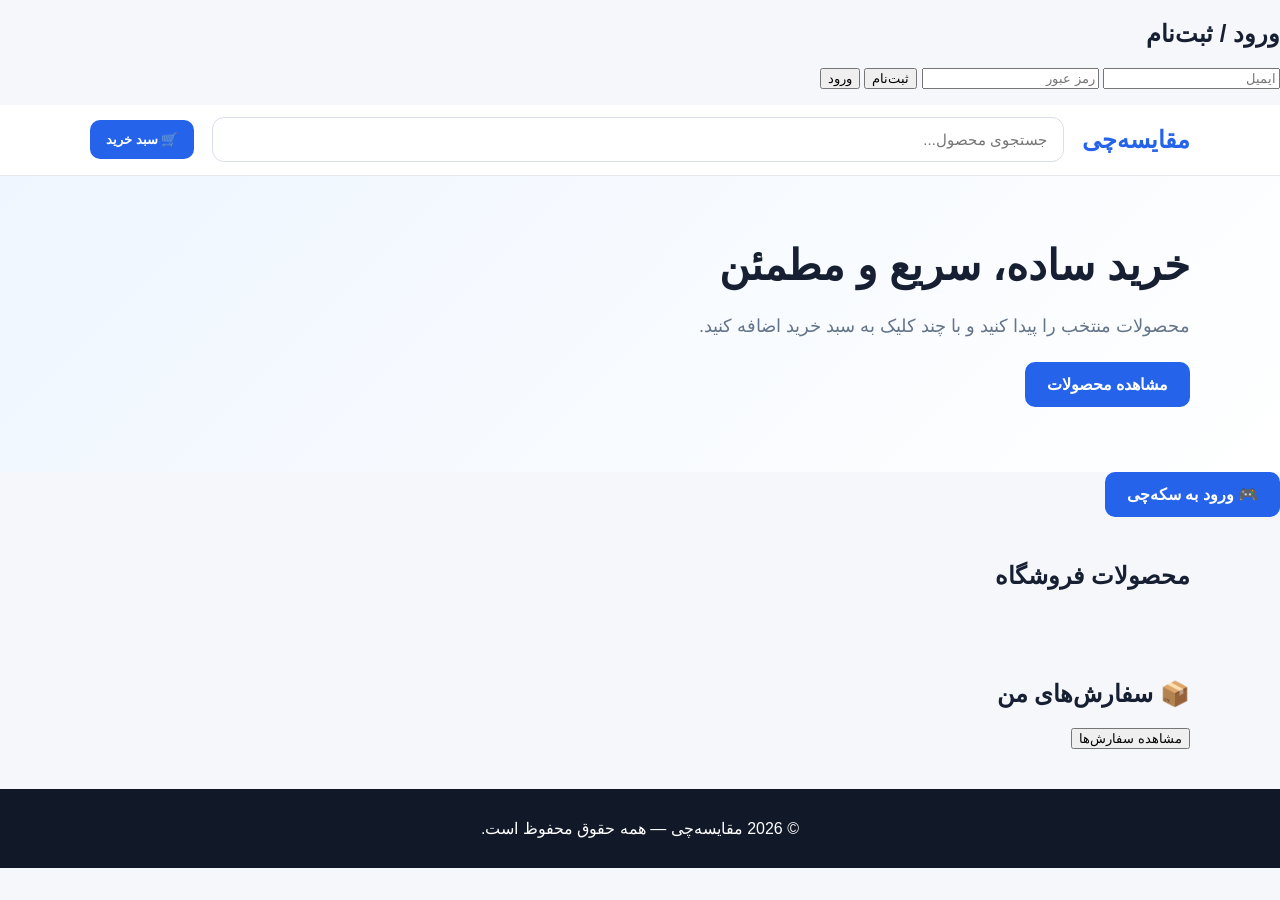
<file: index.html>
<!DOCTYPE html>
<html lang="fa" dir="rtl">

<head>
  <meta charset="UTF-8">
  <meta name="viewport" content="width=device-width, initial-scale=1.0">

  <title>مقایسه‌چی | فروشگاه آنلاین</title>

  <link rel="stylesheet" href="style.css">
</head>

<body>

<!-- ورود و ثبت‌نام -->
<section id="authBox" class="auth-box">
  <div class="auth-card">

    <h2>ورود / ثبت‌نام</h2>

    <input
      id="authEmail"
      type="email"
      placeholder="ایمیل"
    >

    <input
      id="authPassword"
      type="password"
      placeholder="رمز عبور"
    >

    <button id="signupButton">
      ثبت‌نام
    </button>

    <button id="loginButton">
      ورود
    </button>

    <p id="authMessage"></p>

  </div>
</section>


<!-- سربرگ -->
<header class="header">

  <div class="container nav">

    <a href="#" class="logo">
      مقایسه‌چی
    </a>

    <div class="search">

      <input
        id="searchInput"
        type="search"
        placeholder="جستجوی محصول..."
      >

    </div>

    <button
      id="cartButton"
      class="cart-button"
    >
      🛒 سبد خرید
    </button>

  </div>

</header>


<!-- معرفی -->
<section class="hero">

  <div class="container">

    <h1>
      خرید ساده، سریع و مطمئن
    </h1>

    <p>
      محصولات منتخب را پیدا کنید و با چند کلیک به سبد خرید اضافه کنید.
    </p>

    <a
      href="#products"
      class="hero-button"
    >
      مشاهده محصولات
    </a>

  </div>

</section>

<a href="game.html" class="hero-button">
  🎮 ورود به سکه‌چی
</a>
<!-- محصولات -->
<section
  id="products"
  class="products-section"
>

  <div class="container">

    <div class="products-title">

      <h2>
        محصولات فروشگاه
      </h2>

    </div>

    <div
      id="productGrid"
      class="products-grid"
    ></div>

  </div>

</section>
<section id="myOrdersSection" class="orders-section">
  <div class="container">
    <h2>📦 سفارش‌های من</h2>

    <button id="myOrdersButton">
      مشاهده سفارش‌ها
    </button>

    <div id="ordersList"></div>
  </div>
  </section>

<!-- فوتر -->
<footer class="footer">

  <div class="container">

    © 2026 مقایسه‌چی — همه حقوق محفوظ است.

  </div>

</footer>


<!-- JavaScript -->

<script src="products.js"></script>

<script src="script.js"></script>

<script src="auth.js"></script>

</body>

</html>
</file>
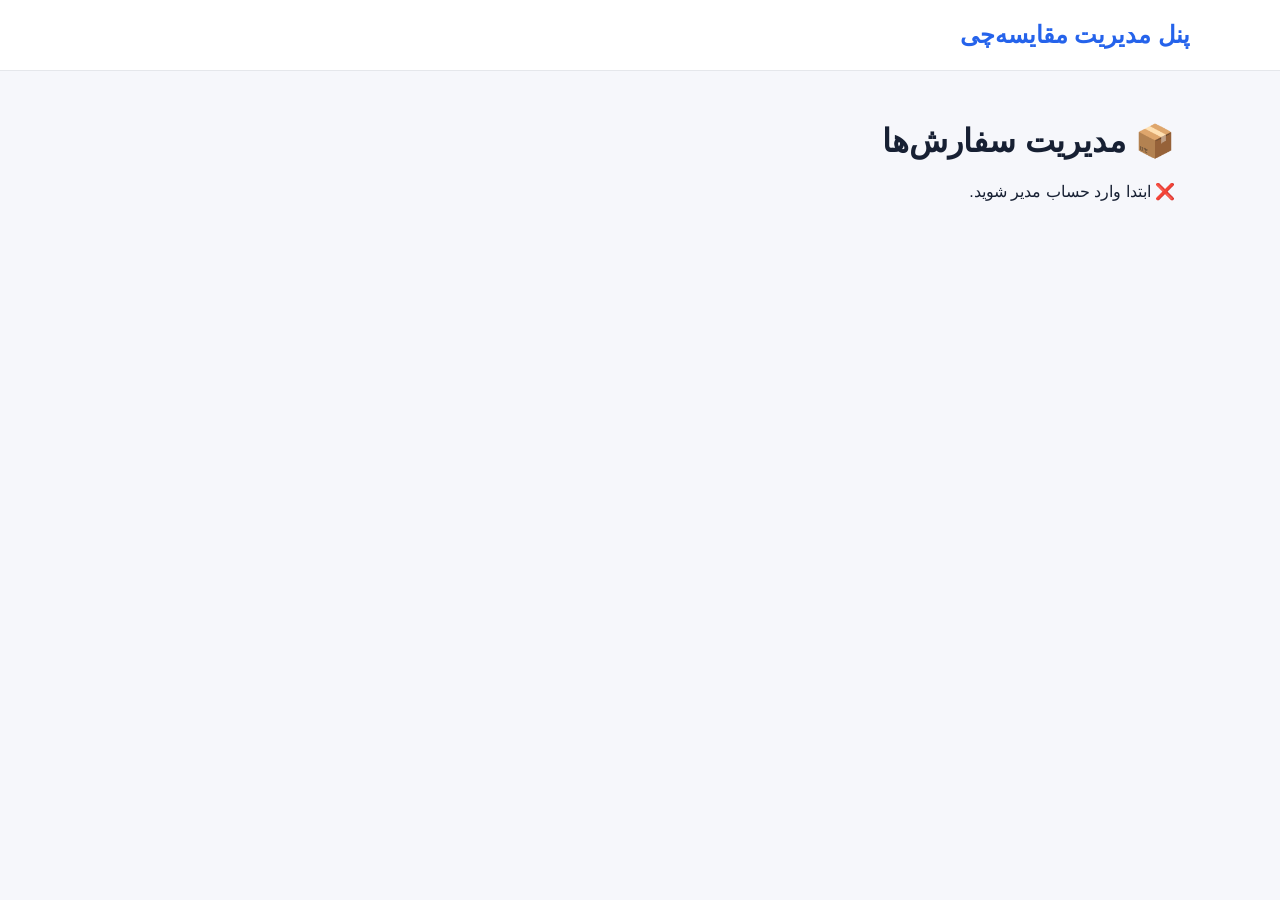
<file: admin.html>
<!DOCTYPE html>
<html lang="fa" dir="rtl">
<head>
  <meta charset="UTF-8">
  <meta name="viewport" content="width=device-width, initial-scale=1.0">
  <title>مدیریت سفارش‌ها | مقایسه‌چی</title>
  <link rel="stylesheet" href="style.css">
</head>

<body>

<header class="header">
  <div class="container nav">
    <div class="logo">پنل مدیریت مقایسه‌چی</div>
  </div>
</header>

<main class="container" style="padding:30px 15px">

  <h1>📦 مدیریت سفارش‌ها</h1>

  <p id="adminMessage">در حال دریافت سفارش‌ها...</p>

  <div id="adminOrders"></div>

</main>

<script src="admin.js"></script>

</body>
</html>
</file>
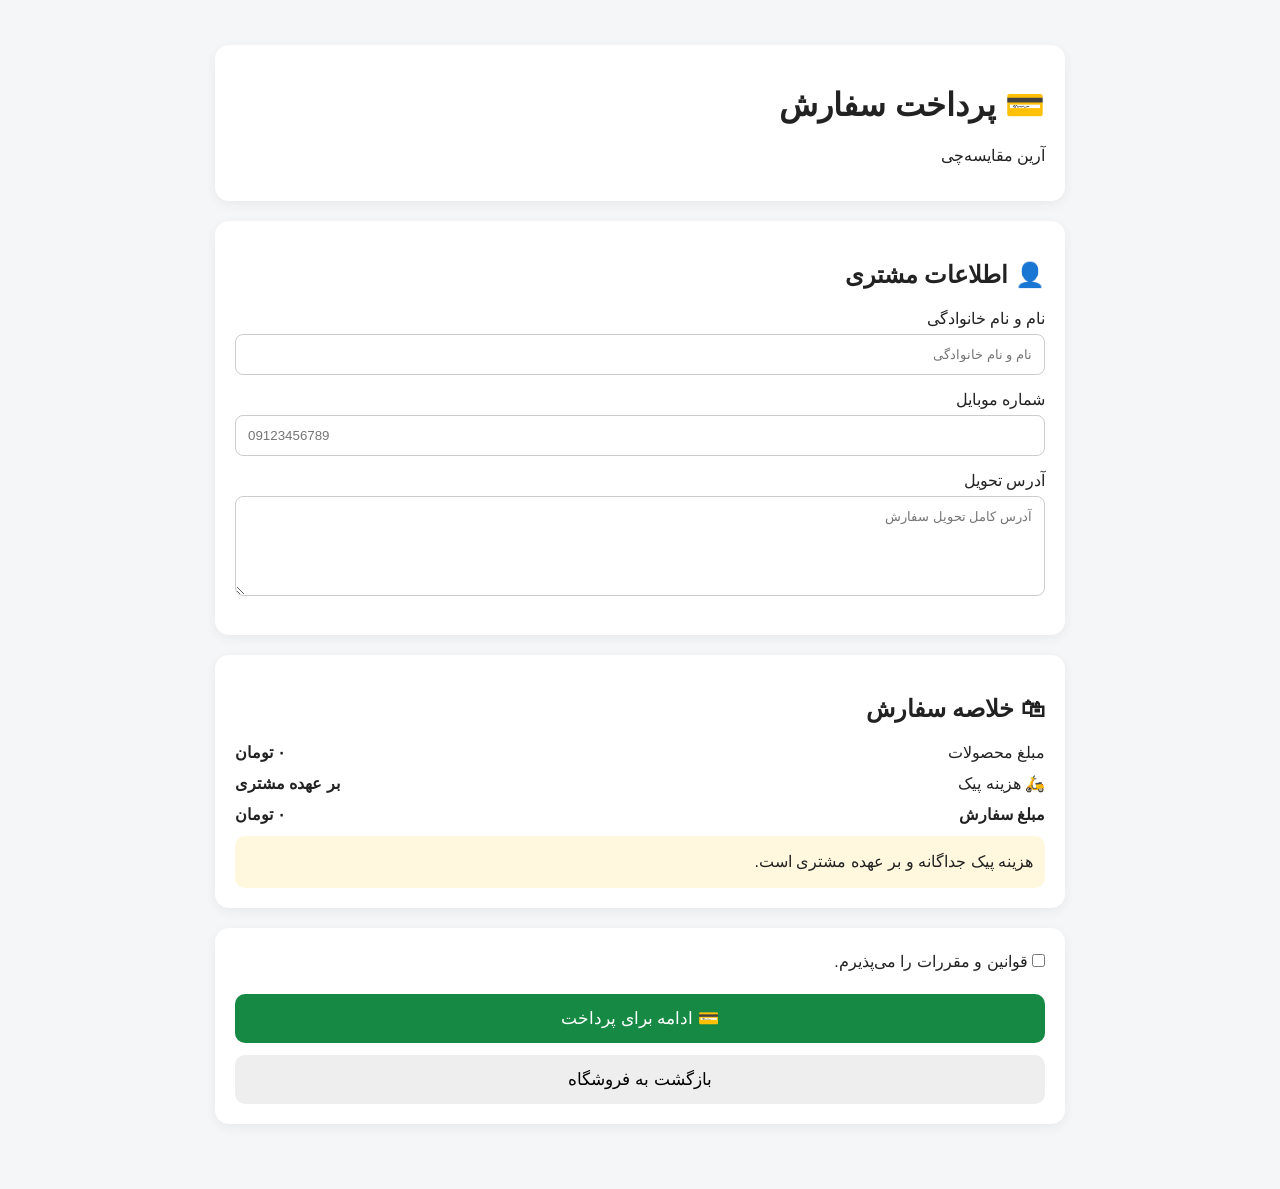
<file: checkout.html>
<!DOCTYPE html>
<html lang="fa" dir="rtl">
<head>
  <meta charset="UTF-8">
  <meta name="viewport" content="width=device-width, initial-scale=1.0">

  <title>پرداخت | آرین مقایسه‌چی</title>

  <style>
    body {
      margin: 0;
      font-family: Tahoma, Arial, sans-serif;
      background: #f5f6f8;
      color: #222;
    }

    .container {
      max-width: 850px;
      margin: 30px auto;
      padding: 15px;
    }

    .card {
      background: #fff;
      padding: 20px;
      border-radius: 14px;
      margin-bottom: 20px;
      box-shadow: 0 3px 12px rgba(0,0,0,.06);
    }

    input,
    textarea {
      width: 100%;
      padding: 12px;
      margin: 6px 0 15px;
      box-sizing: border-box;
      border: 1px solid #ccc;
      border-radius: 8px;
      font-family: inherit;
    }

    textarea {
      min-height: 100px;
    }

    .product {
      background: #f8f8f8;
      padding: 12px;
      margin: 8px 0;
      border-radius: 10px;
    }

    .row {
      display: flex;
      justify-content: space-between;
      margin: 12px 0;
    }

    .notice {
      background: #fff8df;
      padding: 12px;
      border-radius: 10px;
      line-height: 1.8;
    }

    button {
      width: 100%;
      padding: 14px;
      margin-top: 12px;
      border: 0;
      border-radius: 10px;
      font-size: 17px;
      cursor: pointer;
      font-family: inherit;
    }

    #payButton {
      background: #168a45;
      color: white;
    }

    #backButton {
      background: #eee;
    }

    #message {
      padding: 12px;
      margin-bottom: 15px;
      border-radius: 10px;
      display: none;
    }

    .error {
      display: block !important;
      background: #ffe8e8;
      color: #a40000;
    }

    .success {
      display: block !important;
      background: #e6f8ed;
      color: #087a35;
    }
  </style>
</head>

<body>

<div class="container">

  <div class="card">
    <h1>💳 پرداخت سفارش</h1>
    <p>آرین مقایسه‌چی</p>
  </div>

  <div id="message"></div>

  <div class="card">

    <h2>👤 اطلاعات مشتری</h2>

    <label>نام و نام خانوادگی</label>
    <input
      id="fullName"
      type="text"
      placeholder="نام و نام خانوادگی"
    >

    <label>شماره موبایل</label>
    <input
      id="phone"
      type="tel"
      placeholder="09123456789"
    >

    <label>آدرس تحویل</label>
    <textarea
      id="address"
      placeholder="آدرس کامل تحویل سفارش"
    ></textarea>

  </div>

  <div class="card">

    <h2>🛍 خلاصه سفارش</h2>

    <div id="orderItems"></div>

    <div class="row">
      <span>مبلغ محصولات</span>
      <strong id="productsTotal">۰ تومان</strong>
    </div>

    <div class="row">
      <span>🛵 هزینه پیک</span>
      <strong>بر عهده مشتری</strong>
    </div>

    <div class="row">
      <strong>مبلغ سفارش</strong>
      <strong id="orderTotal">۰ تومان</strong>
    </div>

    <div class="notice">
      هزینه پیک جداگانه و بر عهده مشتری است.
    </div>

  </div>

  <div class="card">

    <label>
      <input
        type="checkbox"
        id="acceptRules"
        style="width:auto"
      >
      قوانین و مقررات را می‌پذیرم.
    </label>

    <button id="payButton">
      💳 ادامه برای پرداخت
    </button>

    <button id="backButton">
      بازگشت به فروشگاه
    </button>

  </div>

</div>

<script src="products.js"></script>
<script src="checkout.js"></script>

</body>
</html>
</file>
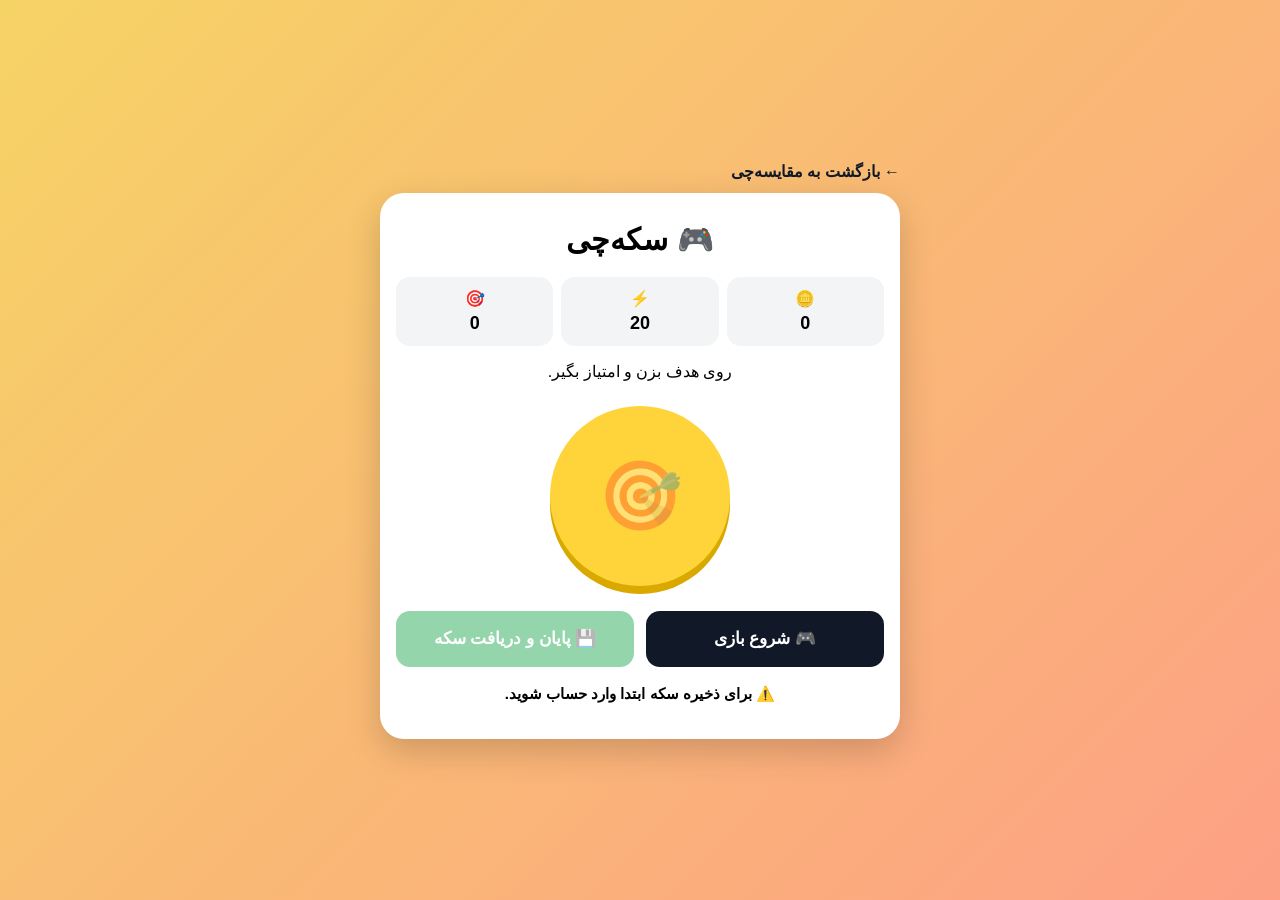
<file: game.html>
<!DOCTYPE html>
<html lang="fa" dir="rtl">
<head>
  <meta charset="UTF-8">
  <meta name="viewport" content="width=device-width, initial-scale=1.0, viewport-fit=cover">
  <title>🎮 سکه‌چی</title>

  <style>
    * {
      box-sizing: border-box;
      -webkit-tap-highlight-color: transparent;
    }

    body {
      margin: 0;
      min-height: 100vh;
      padding: 16px;
      font-family: Tahoma, Arial, sans-serif;
      background: linear-gradient(135deg, #f6d365, #fda085);
      display: flex;
      align-items: center;
      justify-content: center;
    }

    .game {
      width: 100%;
      max-width: 520px;
    }

    .back {
      display: block;
      margin-bottom: 12px;
      color: #111827;
      text-decoration: none;
      font-weight: bold;
    }

    .card {
      background: #fff;
      border-radius: 24px;
      padding: 24px 16px;
      text-align: center;
      box-shadow: 0 12px 35px rgba(0,0,0,.18);
    }

    h1 {
      margin: 5px 0 20px;
      font-size: 30px;
    }

    .stats {
      display: grid;
      grid-template-columns: repeat(3, 1fr);
      gap: 8px;
      margin-bottom: 15px;
    }

    .stat {
      background: #f3f4f6;
      border-radius: 14px;
      padding: 12px 4px;
      font-weight: bold;
    }

    .stat span {
      display: inline-block;
      margin-top: 5px;
      font-size: 18px;
    }

    .target {
      width: min(55vw, 180px);
      height: min(55vw, 180px);
      min-width: 145px;
      min-height: 145px;
      max-width: 180px;
      max-height: 180px;

      display: block;
      margin: 25px auto;

      border: 0;
      border-radius: 50%;
      background: #ffd43b;
      box-shadow: 0 8px 0 #d9a900;

      font-size: 68px;
      cursor: pointer;
      touch-action: manipulation;
      user-select: none;
    }

    .target:active {
      transform: translateY(5px);
      box-shadow: 0 3px 0 #d9a900;
    }

    .buttons {
      display: flex;
      flex-direction: column;
      gap: 12px;
      width: 100%;
    }

    .buttons button {
      width: 100%;
      min-height: 56px;
      border: 0;
      border-radius: 14px;
      padding: 14px 18px;
      font-family: inherit;
      font-size: 17px;
      font-weight: bold;
      cursor: pointer;
      touch-action: manipulation;
    }

    #startButton {
      background: #111827;
      color: white;
    }

    #saveButton {
      background: #16a34a;
      color: white;
    }

    .buttons button:active {
      transform: scale(.98);
    }

    .buttons button:disabled {
      opacity: .45;
      cursor: not-allowed;
    }

    #gameMessage {
      min-height: 30px;
      margin-top: 18px;
      font-size: 15px;
      font-weight: bold;
    }

    @media (min-width: 600px) {
      .buttons {
        flex-direction: row;
      }

      .buttons button {
        flex: 1;
      }
    }
  </style>
</head>

<body>

  <main class="game">

    <a class="back" href="index.html">
      ← بازگشت به مقایسه‌چی
    </a>

    <section class="card">

      <h1>🎮 سکه‌چی</h1>

      <div class="stats">

        <div class="stat">
          🪙
          <br>
          <span id="coins">0</span>
        </div>

        <div class="stat">
          ⚡
          <br>
          <span id="energy">20</span>
        </div>

        <div class="stat">
          🎯
          <br>
          <span id="score">0</span>
        </div>

      </div>

      <p>
        روی هدف بزن و امتیاز بگیر.
      </p>

      <button
        id="target"
        class="target"
        type="button"
        disabled
      >
        🎯
      </button>

      <div class="buttons">

        <button
          id="startButton"
          type="button"
        >
          🎮 شروع بازی
        </button>

        <button
          id="saveButton"
          type="button"
          disabled
        >
          💾 پایان و دریافت سکه
        </button>

      </div>

      <div id="gameMessage">
        🎮 آماده بازی
      </div>

    </section>

  </main>


<script>
"use strict";

const SUPABASE_URL =
  "https://evvdggckoalesyyyqhqm.supabase.co";

const SUPABASE_KEY =
  "sb_publishable_fkx37LxzP3Lb1q2HNxsoKw_6oTDNLUl";

const GAME_URL =
  `${SUPABASE_URL}/functions/v1/sekkechi-game-v2`;


let score = 0;
let coins = 0;
let playing = false;


const startButton =
  document.getElementById("startButton");

const saveButton =
  document.getElementById("saveButton");

const target =
  document.getElementById("target");

const scoreEl =
  document.getElementById("score");

const coinsEl =
  document.getElementById("coins");

const message =
  document.getElementById("gameMessage");


// -----------------------------
// گرفتن توکن ورود کاربر
// -----------------------------

function getAccessToken() {

  return localStorage.getItem(
    "supabase_access_token"
  );

}


// -----------------------------
// دریافت موجودی از Supabase
// -----------------------------

async function loadGameData() {

  const token =
    getAccessToken();

  if (!token) {

    message.textContent =
      "⚠️ برای ذخیره سکه ابتدا وارد حساب شوید.";

    return;
  }

  try {

    const response =
      await fetch(
        GAME_URL,
        {
          method: "GET",

          headers: {
            "apikey": SUPABASE_KEY,
            "Authorization":
              `Bearer ${token}`
          }
        }
      );


    const result =
      await response.json();


    if (!response.ok || !result.ok) {

      throw new Error(
        result.error ||
        "دریافت اطلاعات بازی انجام نشد"
      );

    }


    coins =
      Number(result.coin_balance || 0);

    coinsEl.textContent =
      coins.toLocaleString("fa-IR");


  } catch (error) {

    console.error(error);

    message.textContent =
      "⚠️ موجودی سکه دریافت نشد.";

  }

}


// -----------------------------
// شروع بازی
// -----------------------------

startButton.addEventListener(
  "click",
  function () {

    score = 0;

    playing = true;

    scoreEl.textContent = "0";

    target.disabled = false;

    saveButton.disabled = false;

    startButton.disabled = true;

    message.textContent =
      "🎯 بازی شروع شد! حالا روی هدف بزن.";

  }
);


// -----------------------------
// زدن هدف
// -----------------------------

target.addEventListener(
  "click",
  function () {

    if (!playing) {
      return;
    }

    score++;

    scoreEl.textContent =
      score.toLocaleString("fa-IR");

  }
);


// -----------------------------
// پایان و ذخیره بازی
// -----------------------------

saveButton.addEventListener(
  "click",
  async function () {

    if (score <= 0) {

      message.textContent =
        "🎯 اول روی هدف بزن و امتیاز بگیر.";

      return;
    }


    const token =
      getAccessToken();


    if (!token) {

      message.textContent =
        "❌ ابتدا وارد حساب کاربری شوید.";

      return;
    }


    playing = false;

    target.disabled = true;

    saveButton.disabled = true;

    message.textContent =
      "⏳ در حال ذخیره بازی...";


    try {

      const response =
        await fetch(
          GAME_URL,
          {
            method: "POST",

            headers: {

              "Content-Type":
                "application/json",

              "apikey":
                SUPABASE_KEY,

              "Authorization":
                `Bearer ${token}`

            },

            body: JSON.stringify({
              score: score
            })

          }
        );


      const result =
        await response.json();


      if (!response.ok || !result.ok) {

        throw new Error(
          result.error ||
          "ذخیره بازی انجام نشد"
        );

      }


      // موجودی واقعی Supabase

      coins =
        Number(result.coin_balance || 0);

      coinsEl.textContent =
        coins.toLocaleString("fa-IR");


      message.textContent =
        "✅ بازی ذخیره شد | +" +
        Number(result.coins_earned || 0)
          .toLocaleString("fa-IR") +
        " 🪙 سکه | سطح " +
        Number(result.level || 1);


      score = 0;

      scoreEl.textContent = "0";

      startButton.disabled = false;


    } catch (error) {

      console.error(error);

      playing = false;

      target.disabled = true;

      saveButton.disabled = false;

      startButton.disabled = false;

      message.textContent =
        "❌ " +
        (
          error.message ||
          "خطا در ذخیره بازی"
        );

    }

  }
);


// -----------------------------
// بارگذاری موجودی هنگام ورود
// -----------------------------

loadGameData();

  </script>

</body>
</html>
</file>
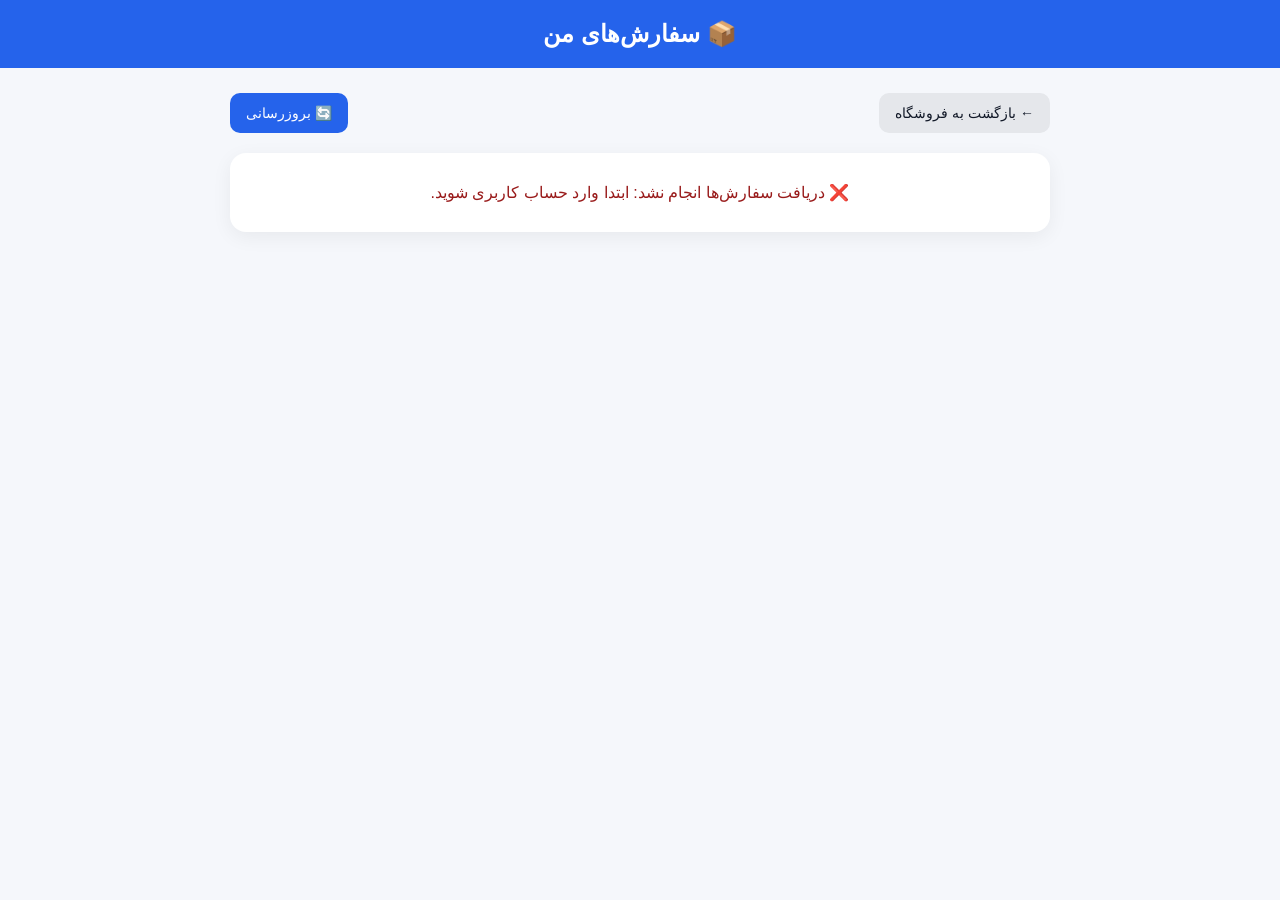
<file: orders.html>
<!DOCTYPE html>
<html lang="fa" dir="rtl">
<head>
  <meta charset="UTF-8">
  <meta name="viewport" content="width=device-width, initial-scale=1.0">
  <title>سفارش‌های من | مقایسه‌چی</title>

  <style>
    * {
      box-sizing: border-box;
    }

    body {
      margin: 0;
      font-family: Tahoma, Arial, sans-serif;
      background: #f5f7fb;
      color: #1f2937;
    }

    header {
      background: #2563eb;
      color: white;
      padding: 20px;
      text-align: center;
    }

    header h1 {
      margin: 0;
      font-size: 24px;
    }

    .container {
      width: 100%;
      max-width: 850px;
      margin: 25px auto;
      padding: 0 15px;
    }

    .toolbar {
      display: flex;
      justify-content: space-between;
      gap: 10px;
      margin-bottom: 20px;
    }

    .button {
      border: 0;
      border-radius: 10px;
      padding: 12px 16px;
      cursor: pointer;
      text-decoration: none;
      font-size: 14px;
    }

    .primary {
      background: #2563eb;
      color: white;
    }

    .secondary {
      background: #e5e7eb;
      color: #111827;
    }

    .order {
      background: white;
      border-radius: 16px;
      margin-bottom: 18px;
      padding: 20px;
      box-shadow: 0 5px 20px rgba(0,0,0,.06);
    }

    .order-header {
      display: flex;
      justify-content: space-between;
      gap: 15px;
      border-bottom: 1px solid #e5e7eb;
      padding-bottom: 14px;
      margin-bottom: 15px;
    }

    .order-id {
      font-size: 12px;
      color: #6b7280;
      word-break: break-all;
      margin-top: 5px;
    }

    .status {
      display: inline-block;
      padding: 6px 10px;
      border-radius: 20px;
      font-size: 12px;
      white-space: nowrap;
    }

    .paid {
      background: #dcfce7;
      color: #166534;
    }

    .pending {
      background: #fef3c7;
      color: #92400e;
    }

    .failed {
      background: #fee2e2;
      color: #991b1b;
    }

    .unknown {
      background: #e5e7eb;
      color: #374151;
    }

    .info {
      display: grid;
      grid-template-columns: 1fr 1fr;
      gap: 10px;
      margin-bottom: 15px;
    }

    .info div {
      background: #f8fafc;
      padding: 10px;
      border-radius: 9px;
      font-size: 13px;
    }

    .items {
      margin-top: 15px;
    }

    .item {
      display: flex;
      justify-content: space-between;
      gap: 10px;
      padding: 10px 0;
      border-bottom: 1px solid #eee;
      font-size: 13px;
    }

    .total {
      display: flex;
      justify-content: space-between;
      margin-top: 15px;
      padding-top: 15px;
      border-top: 1px solid #eee;
      font-weight: bold;
      font-size: 16px;
    }

    .state {
      background: white;
      border-radius: 16px;
      padding: 30px 20px;
      text-align: center;
      box-shadow: 0 5px 20px rgba(0,0,0,.06);
      margin-bottom: 18px;
    }

    .error {
      color: #991b1b;
    }

    .hidden {
      display: none !important;
    }

    @media (max-width: 600px) {
      .toolbar,
      .order-header {
        flex-direction: column;
      }

      .info {
        grid-template-columns: 1fr;
      }
    }
  </style>
</head>

<body>

<header>
  <h1>📦 سفارش‌های من</h1>
</header>

<main class="container">

  <div class="toolbar">

    <a
      class="button secondary"
      href="index.html"
    >
      ← بازگشت به فروشگاه
    </a>

    <button
      id="refreshButton"
      class="button primary"
      type="button"
    >
      🔄 بروزرسانی
    </button>

  </div>


  <div
    id="loading"
    class="state"
  >
    ⏳ در حال دریافت سفارش‌ها...
  </div>


  <div
    id="error"
    class="state error hidden"
  ></div>


  <div
    id="empty"
    class="state hidden"
  >

    <h2>
      📦 هنوز سفارشی ندارید
    </h2>

    <p>
      می‌توانید خرید خود را از مقایسه‌چی شروع کنید.
    </p>

    <a
      class="button primary"
      href="index.html"
    >
      مشاهده محصولات
    </a>

  </div>


  <div id="orders"></div>

</main>


<script>

const SUPABASE_URL =
  "https://evvdggckoalesyyyqhqm.supabase.co";

const SUPABASE_KEY =
  "sb_publishable_fkx37LxzP3Lb1q2HNxsoKw_6oTDNLUl";


const loading =
  document.getElementById("loading");

const errorBox =
  document.getElementById("error");

const emptyBox =
  document.getElementById("empty");

const ordersBox =
  document.getElementById("orders");

const refreshButton =
  document.getElementById("refreshButton");


function escapeHTML(value) {

  return String(value ?? "-")
    .replace(/&/g, "&amp;")
    .replace(/</g, "&lt;")
    .replace(/>/g, "&gt;")
    .replace(/"/g, "&quot;")
    .replace(/'/g, "&#039;");

}


function formatMoney(value) {

  return Number(value || 0)
    .toLocaleString("fa-IR")
    + " تومان";

}


function getStatus(status) {

  const statuses = {

    paid: [
      "پرداخت شده",
      "paid"
    ],

    pending: [
      "در انتظار پرداخت",
      "pending"
    ],

    processing: [
      "در حال پردازش",
      "pending"
    ],

    cancelled: [
      "لغو شده",
      "failed"
    ],

    failed: [
      "پرداخت ناموفق",
      "failed"
    ]

  };

  return statuses[status] ||
    [
      "نامشخص",
      "unknown"
    ];

}


async function refreshSession() {

  const refreshToken =
    localStorage.getItem(
      "supabase_refresh_token"
    );


  if (!refreshToken) {

    return false;

  }


  try {

    const response =
      await fetch(
        SUPABASE_URL +
        "/auth/v1/token?grant_type=refresh_token",
        {
          method: "POST",

          headers: {
            "Content-Type":
              "application/json",

            "apikey":
              SUPABASE_KEY
          },

          body: JSON.stringify({
            refresh_token:
              refreshToken
          })
        }
      );


    const data =
      await response.json();


    if (
      !response.ok ||
      !data.access_token
    ) {

      return false;

    }


    localStorage.setItem(
      "supabase_access_token",
      data.access_token
    );


    if (data.refresh_token) {

      localStorage.setItem(
        "supabase_refresh_token",
        data.refresh_token
      );

    }


    return true;

  } catch (error) {

    console.error(
      "Refresh error:",
      error
    );

    return false;

  }

}


async function requestOrders() {

  let accessToken =
    localStorage.getItem(
      "supabase_access_token"
    );


  if (!accessToken) {

    const refreshed =
      await refreshSession();


    if (!refreshed) {

      throw new Error(
        "ابتدا وارد حساب کاربری شوید."
      );

    }


    accessToken =
      localStorage.getItem(
        "supabase_access_token"
      );

  }


  let response =
    await fetch(
      SUPABASE_URL +
      "/functions/v1/my-orders",
      {
        method: "GET",

        headers: {
          "Authorization":
            "Bearer " + accessToken,

          "apikey":
            SUPABASE_KEY
        }
      }
    );


  /*
   * اگر Access Token منقضی شده باشد،
   * Refresh و سپس درخواست مجدد.
   */

  if (response.status === 401) {

    const refreshed =
      await refreshSession();


    if (!refreshed) {

      throw new Error(
        "نشست شما منقضی شده است. دوباره وارد شوید."
      );

    }


    accessToken =
      localStorage.getItem(
        "supabase_access_token"
      );


    response =
      await fetch(
        SUPABASE_URL +
        "/functions/v1/my-orders",
        {
          method: "GET",

          headers: {
            "Authorization":
              "Bearer " + accessToken,

            "apikey":
              SUPABASE_KEY
          }
        }
      );

  }


  const data =
    await response.json();


  if (!response.ok) {

    throw new Error(
      data.error ||
      data.message ||
      "خطا در دریافت سفارش‌ها"
    );

  }


  return data.orders || [];

}


function renderOrders(orders) {

  loading.classList.add(
    "hidden"
  );


  if (!orders.length) {

    emptyBox.classList.remove(
      "hidden"
    );

    return;

  }


  ordersBox.innerHTML =
    orders.map(order => {

      const status =
        getStatus(
          order.status
        );


      const date =
        order.created_at
          ? new Date(
              order.created_at
            ).toLocaleString("fa-IR")
          : "-";


      const items =
        order.order_items ||
        order.items ||
        [];


      const itemsHTML =
        items.map(item => {

          const quantity =
            Number(
              item.quantity || 1
            );


          const itemPrice =
            item.subtotal ??
            (
              Number(
                item.unit_price ||
                item.price ||
                0
              ) * quantity
            );


          return `
            <div class="item">

              <span>
                ${escapeHTML(
                  item.product_name ||
                  item.name ||
                  "محصول"
                )}

                ×
                ${quantity.toLocaleString(
                  "fa-IR"
                )}
              </span>

              <strong>
                ${formatMoney(
                  itemPrice
                )}
              </strong>

            </div>
          `;

        }).join("");


      return `
        <article class="order">

          <div class="order-header">

            <div>

              <strong>
                📦 سفارش
              </strong>

              <div class="order-id">
                ${escapeHTML(
                  order.id
                )}
              </div>

            </div>


            <span
              class="status ${status[1]}"
            >
              ${status[0]}
            </span>

          </div>


          <div class="info">

            <div>
              📅 تاریخ:
              <strong>
                ${escapeHTML(
                  date
                )}
              </strong>
            </div>

            <div>
              💳 وضعیت:
              <strong>
                ${status[0]}
              </strong>
            </div>

          </div>


          <div class="items">

            ${
              itemsHTML ||
              "<p>جزئیات محصولات ثبت نشده است.</p>"
            }

          </div>


          <div class="total">

            <span>
              مبلغ کل
            </span>

            <strong>
              ${formatMoney(
                order.total_amount
              )}
            </strong>

          </div>

        </article>
      `;

    }).join("");

}


async function loadOrders() {

  loading.classList.remove(
    "hidden"
  );

  errorBox.classList.add(
    "hidden"
  );

  emptyBox.classList.add(
    "hidden"
  );

  ordersBox.innerHTML = "";


  try {

    const orders =
      await requestOrders();


    renderOrders(
      orders
    );


  } catch (error) {

    console.error(error);

    loading.classList.add(
      "hidden"
    );

    errorBox.textContent =
      "❌ دریافت سفارش‌ها انجام نشد: " +
      error.message;

    errorBox.classList.remove(
      "hidden"
    );

  }

}


refreshButton.addEventListener(
  "click",
  loadOrders
);


loadOrders();

</script>

</body>
</html>
</file>
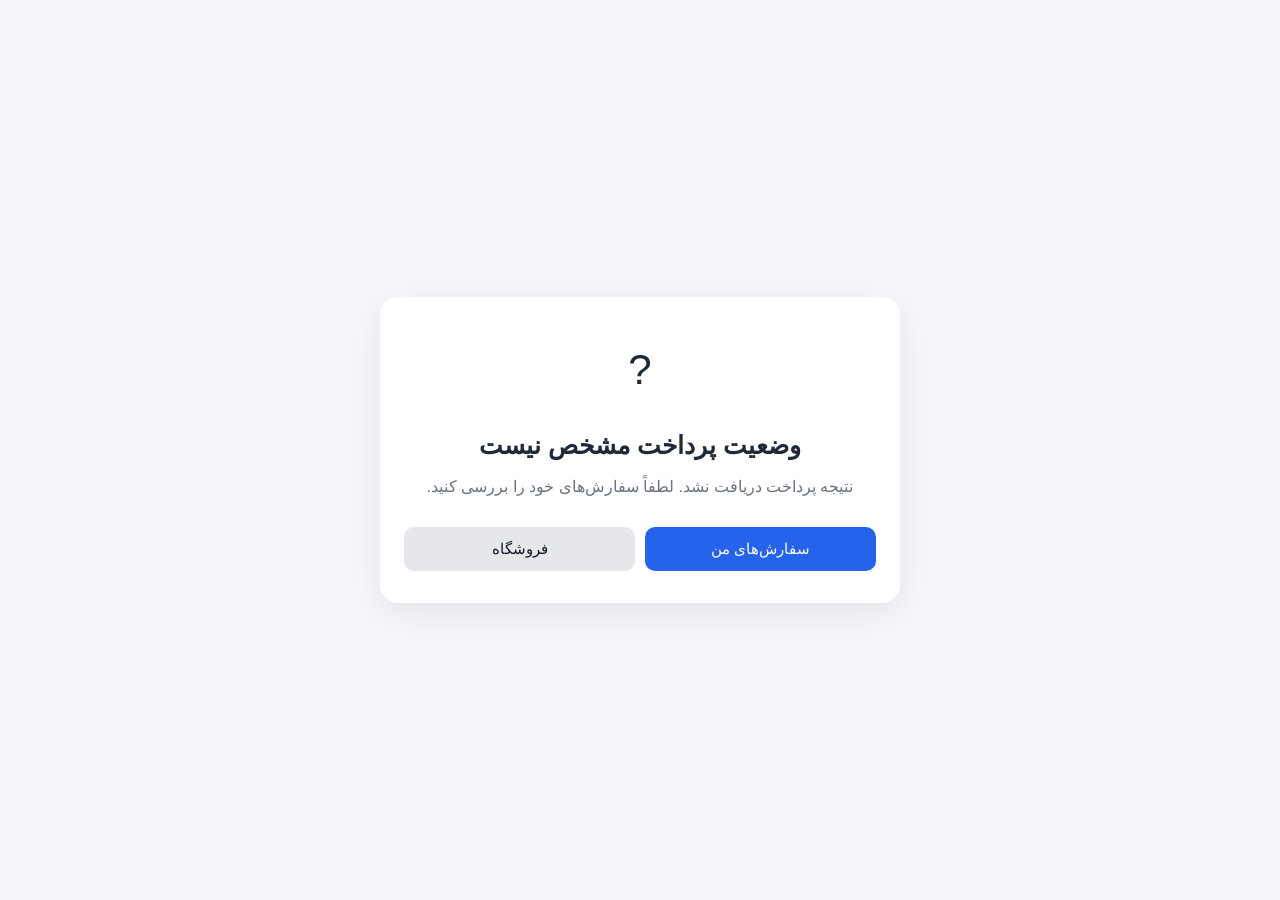
<file: payment-result.html>
<!DOCTYPE html>
<html lang="fa" dir="rtl">
<head>
  <meta charset="UTF-8" />

  <meta
    name="viewport"
    content="width=device-width, initial-scale=1.0"
  />

  <title>نتیجه پرداخت | مقایسه‌چی</title>

  <style>
    * {
      box-sizing: border-box;
    }

    body {
      margin: 0;
      min-height: 100vh;
      font-family: Tahoma, Arial, sans-serif;
      background: #f5f7fb;
      color: #1f2937;
      display: flex;
      align-items: center;
      justify-content: center;
      padding: 20px;
    }

    .container {
      width: 100%;
      max-width: 520px;
    }

    .card {
      background: #fff;
      border-radius: 18px;
      padding: 32px 24px;
      text-align: center;
      box-shadow: 0 10px 35px rgba(0, 0, 0, 0.08);
    }

    .icon {
      width: 82px;
      height: 82px;
      border-radius: 50%;
      margin: 0 auto 20px;
      display: flex;
      align-items: center;
      justify-content: center;
      font-size: 42px;
    }

    .success .icon {
      background: #dcfce7;
    }

    .failed .icon,
    .cancelled .icon,
    .error .icon,
    .invalid .icon,
    .not_found .icon {
      background: #fee2e2;
    }

    h1 {
      margin: 0 0 12px;
      font-size: 25px;
    }

    p {
      line-height: 1.9;
      color: #6b7280;
      margin: 8px 0;
    }

    .order-box {
      margin-top: 22px;
      padding: 16px;
      background: #f8fafc;
      border-radius: 12px;
      text-align: right;
    }

    .order-box strong {
      color: #111827;
      word-break: break-all;
    }

    .buttons {
      display: flex;
      gap: 10px;
      margin-top: 24px;
    }

    .button {
      flex: 1;
      border: 0;
      border-radius: 10px;
      padding: 13px 16px;
      font-size: 15px;
      cursor: pointer;
      text-decoration: none;
      display: inline-block;
    }

    .primary {
      background: #2563eb;
      color: white;
    }

    .secondary {
      background: #e5e7eb;
      color: #111827;
    }

    .hidden {
      display: none;
    }

    .loading {
      color: #6b7280;
    }

    @media (max-width: 480px) {
      .card {
        padding: 28px 18px;
      }

      .buttons {
        flex-direction: column;
      }
    }
  </style>
</head>

<body>

  <main class="container">

    <!-- موفق -->
    <section
      id="success"
      class="card success hidden"
    >
      <div class="icon">✓</div>

      <h1>پرداخت با موفقیت انجام شد</h1>

      <p>
        پرداخت شما با موفقیت تأیید شد.
      </p>

      <div class="order-box">
        <p>
          شماره سفارش:
          <strong id="successOrderId">-</strong>
        </p>
      </div>

      <div class="buttons">

        <a
          class="button primary"
          href="orders.html"
        >
          مشاهده سفارش‌ها
        </a>

        <a
          class="button secondary"
          href="index.html"
        >
          بازگشت به فروشگاه
        </a>

      </div>
    </section>


    <!-- ناموفق -->
    <section
      id="failed"
      class="card failed hidden"
    >
      <div class="icon">×</div>

      <h1>پرداخت انجام نشد</h1>

      <p>
        پرداخت توسط زرین‌پال تأیید نشد.
        مبلغی به عنوان پرداخت موفق برای این سفارش ثبت نشده است.
      </p>

      <div class="order-box">
        <p>
          شماره سفارش:
          <strong id="failedOrderId">-</strong>
        </p>
      </div>

      <div class="buttons">

        <a
          class="button primary"
          href="checkout.html"
        >
          بازگشت به پرداخت
        </a>

        <a
          class="button secondary"
          href="index.html"
        >
          بازگشت به فروشگاه
        </a>

      </div>
    </section>


    <!-- لغو -->
    <section
      id="cancelled"
      class="card cancelled hidden"
    >
      <div class="icon">!</div>

      <h1>پرداخت لغو شد</h1>

      <p>
        پرداخت را لغو کردید یا تراکنش توسط درگاه تکمیل نشد.
      </p>

      <div class="order-box">
        <p>
          شماره سفارش:
          <strong id="cancelledOrderId">-</strong>
        </p>
      </div>

      <div class="buttons">

        <a
          class="button primary"
          href="checkout.html"
        >
          بازگشت به پرداخت
        </a>

        <a
          class="button secondary"
          href="index.html"
        >
          بازگشت به فروشگاه
        </a>

      </div>
    </section>


    <!-- سفارش پیدا نشد -->
    <section
      id="not_found"
      class="card not_found hidden"
    >
      <div class="icon">?</div>

      <h1>سفارش پیدا نشد</h1>

      <p>
        سفارش مربوط به این تراکنش پیدا نشد.
      </p>

      <div class="buttons">

        <a
          class="button primary"
          href="index.html"
        >
          بازگشت به فروشگاه
        </a>

      </div>
    </section>


    <!-- تراکنش نامعتبر -->
    <section
      id="invalid"
      class="card invalid hidden"
    >
      <div class="icon">!</div>

      <h1>تراکنش نامعتبر است</h1>

      <p>
        اطلاعات تراکنش با سفارش مطابقت ندارد.
      </p>

      <div class="buttons">

        <a
          class="button primary"
          href="orders.html"
        >
          سفارش‌های من
        </a>

        <a
          class="button secondary"
          href="index.html"
        >
          فروشگاه
        </a>

      </div>
    </section>


    <!-- خطا -->
    <section
      id="error"
      class="card error hidden"
    >
      <div class="icon">!</div>

      <h1>خطایی رخ داد</h1>

      <p>
        هنگام بررسی نتیجه پرداخت مشکلی رخ داد.
        لطفاً وضعیت سفارش خود را بررسی کنید.
      </p>

      <div class="buttons">

        <a
          class="button primary"
          href="orders.html"
        >
          بررسی سفارش‌ها
        </a>

        <a
          class="button secondary"
          href="index.html"
        >
          بازگشت به فروشگاه
        </a>

      </div>
    </section>


    <!-- وضعیت نامشخص -->
    <section
      id="unknown"
      class="card hidden"
    >
      <div class="icon">?</div>

      <h1>وضعیت پرداخت مشخص نیست</h1>

      <p>
        نتیجه پرداخت دریافت نشد.
        لطفاً سفارش‌های خود را بررسی کنید.
      </p>

      <div class="buttons">

        <a
          class="button primary"
          href="orders.html"
        >
          سفارش‌های من
        </a>

        <a
          class="button secondary"
          href="index.html"
        >
          فروشگاه
        </a>

      </div>
    </section>


    <!-- بارگذاری -->
    <section
      id="loading"
      class="card"
    >
      <h1>در حال بررسی پرداخت...</h1>

      <p class="loading">
        لطفاً چند لحظه صبر کنید.
      </p>
    </section>

  </main>


  <script>
    (function () {

      const params =
        new URLSearchParams(
          window.location.search
        );

      const result =
        params.get("result");

      const orderId =
        params.get("order_id");


      const loading =
        document.getElementById("loading");

      const sections = [
        "success",
        "failed",
        "cancelled",
        "not_found",
        "invalid",
        "error",
        "unknown"
      ];


      function hideAll() {

        sections.forEach(function (id) {

          const element =
            document.getElementById(id);

          if (element) {
            element.classList.add("hidden");
          }

        });

        loading.classList.add("hidden");
      }


      function setOrderId(id, value) {

        const element =
          document.getElementById(id);

        if (element) {
          element.textContent =
            value || "-";
        }

      }


      hideAll();


      if (result === "success") {

        setOrderId(
          "successOrderId",
          orderId
        );

        document
          .getElementById("success")
          .classList.remove("hidden");

        return;
      }


      if (result === "failed") {

        setOrderId(
          "failedOrderId",
          orderId
        );

        document
          .getElementById("failed")
          .classList.remove("hidden");

        return;
      }


      if (result === "cancelled") {

        setOrderId(
          "cancelledOrderId",
          orderId
        );

        document
          .getElementById("cancelled")
          .classList.remove("hidden");

        return;
      }


      if (result === "not_found") {

        document
          .getElementById("not_found")
          .classList.remove("hidden");

        return;
      }


      if (result === "invalid") {

        document
          .getElementById("invalid")
          .classList.remove("hidden");

        return;
      }


      if (result === "error") {

        document
          .getElementById("error")
          .classList.remove("hidden");

        return;
      }


      document
        .getElementById("unknown")
        .classList.remove("hidden");

    })();
  </script>

</body>
</html>
</file>
<file: style.css>
* {
  box-sizing: border-box;
}

body {
  margin: 0;
  font-family: Tahoma, Arial, sans-serif;
  direction: rtl;
  background: #f6f7fb;
  color: #172033;
}

.container {
  width: min(1100px, 92%);
  margin: auto;
}

/* Header */
.header {
  background: white;
  border-bottom: 1px solid #e5e7eb;
  position: sticky;
  top: 0;
  z-index: 10;
}

.nav {
  min-height: 70px;
  display: flex;
  align-items: center;
  gap: 18px;
}

.logo {
  color: #2563eb;
  font-size: 24px;
  font-weight: bold;
  text-decoration: none;
}

.search {
  flex: 1;
}

.search input {
  width: 100%;
  padding: 13px 16px;
  border: 1px solid #d9dee8;
  border-radius: 12px;
  font-size: 15px;
  outline: none;
}

.cart-button {
  border: 0;
  background: #2563eb;
  color: white;
  padding: 12px 16px;
  border-radius: 10px;
  cursor: pointer;
  font-weight: bold;
}

/* Hero */
.hero {
  padding: 65px 0;
  background: linear-gradient(135deg, #eff6ff, #ffffff);
}

.hero h1 {
  margin: 0 0 15px;
  font-size: 42px;
}

.hero p {
  color: #64748b;
  font-size: 18px;
  line-height: 2;
}

.hero-button {
  display: inline-block;
  background: #2563eb;
  color: white;
  padding: 13px 22px;
  border-radius: 10px;
  text-decoration: none;
  font-weight: bold;
}

/* Products */
.products-section {
  padding: 45px 0;
}

.products-title {
  display: flex;
  justify-content: space-between;
  align-items: center;
  margin-bottom: 25px;
}

.products-title h2 {
  margin: 0;
}

.products-grid {
  display: grid;
  grid-template-columns: repeat(3, 1fr);
  gap: 20px;
}

.product {
  background: white;
  border-radius: 18px;
  overflow: hidden;
  border: 1px solid #e5e7eb;
  box-shadow: 0 8px 25px rgba(0, 0, 0, 0.05);
}

.product-image {
  height: 190px;
  background: #f1f5f9;
  display: flex;
  align-items: center;
  justify-content: center;
  font-size: 65px;
}

.product-content {
  padding: 18px;
}

.product-content h3 {
  margin: 10px 0;
}

.price {
  display: block;
  color: #2563eb;
  font-weight: bold;
  margin: 12px 0;
}

.add-button {
  width: 100%;
  border: 0;
  background: #2563eb;
  color: white;
  padding: 12px;
  border-radius: 10px;
  cursor: pointer;
  font-weight: bold;
}

/* Footer */
.footer {
  background: #111827;
  color: white;
  padding: 30px 0;
  margin-top: 40px;
  text-align: center;
}

/* Mobile */
@media (max-width: 700px) {
  .nav {
    flex-wrap: wrap;
    padding: 10px 0;
  }

  .search {
    order: 3;
    flex-basis: 100%;
  }

  .hero {
    text-align: center;
    padding: 45px 0;
  }

  .hero h1 {
    font-size: 32px;
  }

  .products-grid {
    grid-template-columns: 1fr;
  }

  .products-title {
    flex-direction: column;
    gap: 10px;
    align-items: flex-start;
  }
  }
</file>
